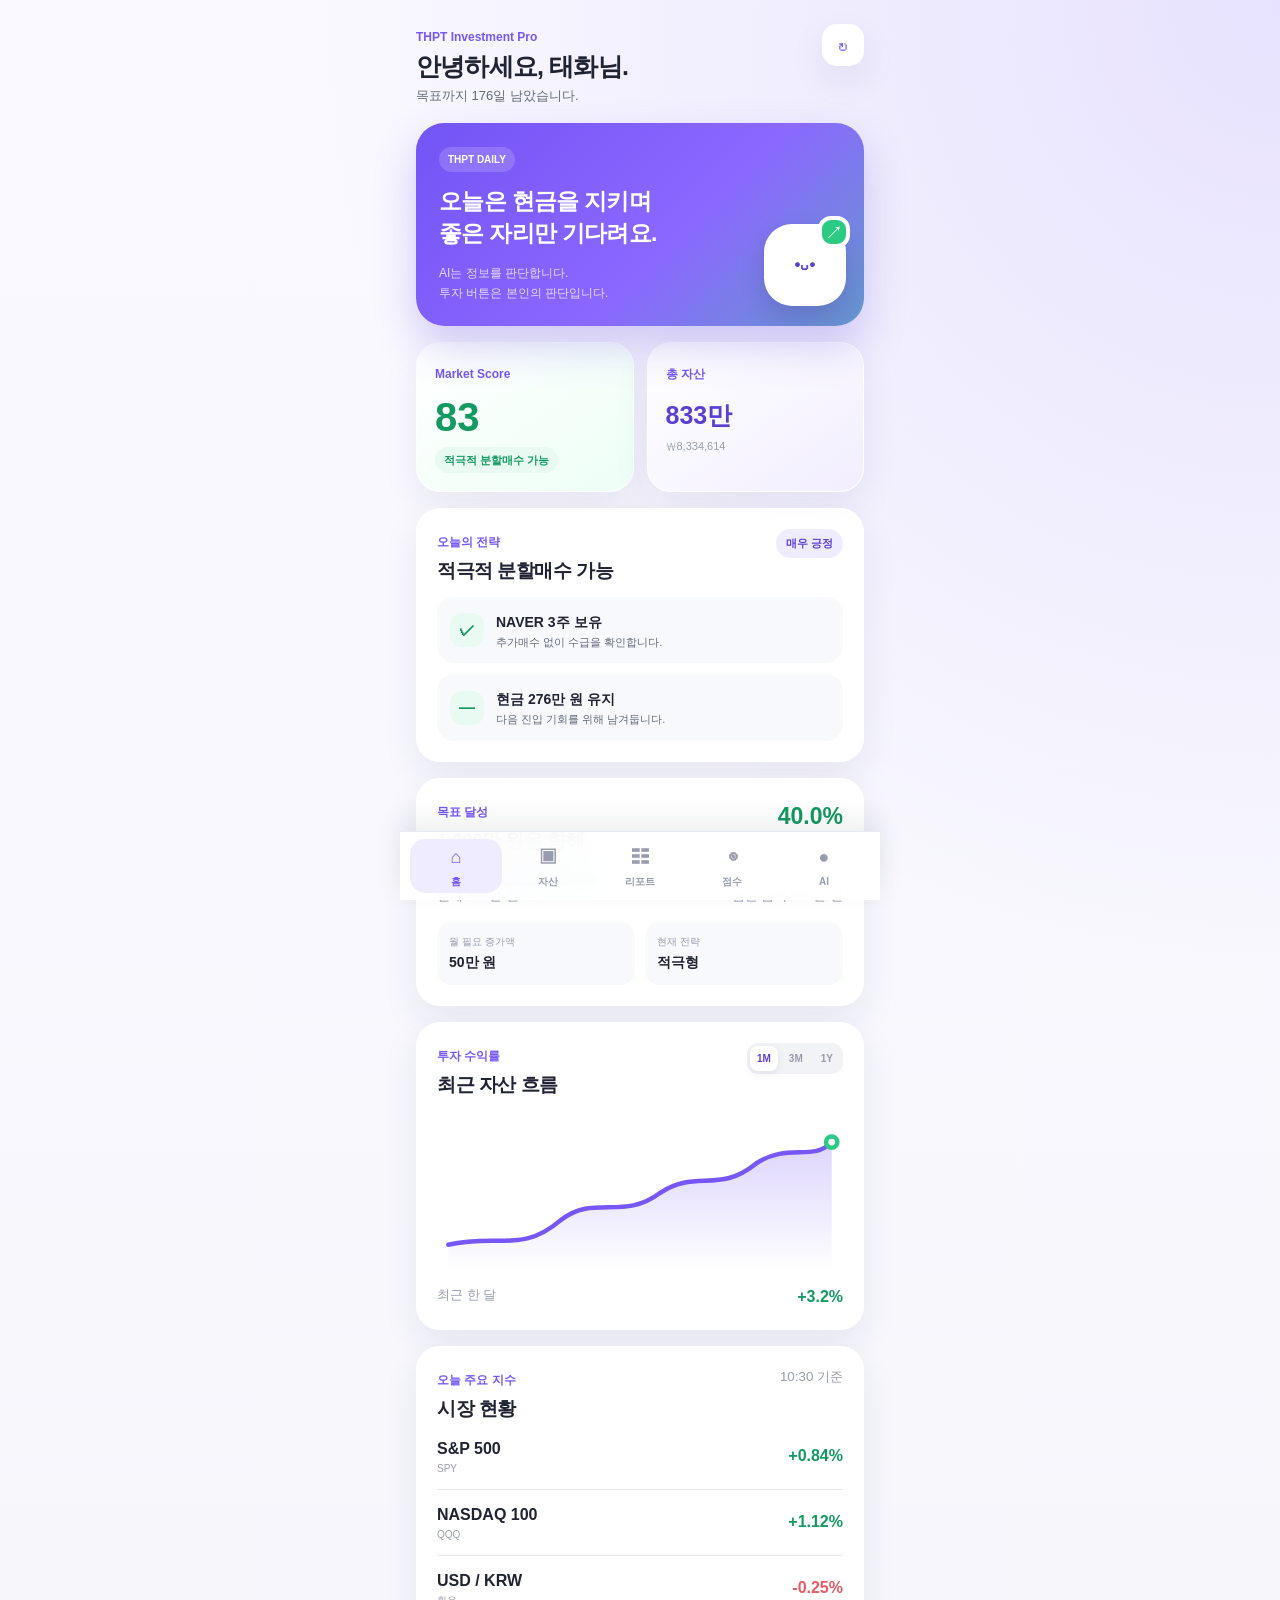
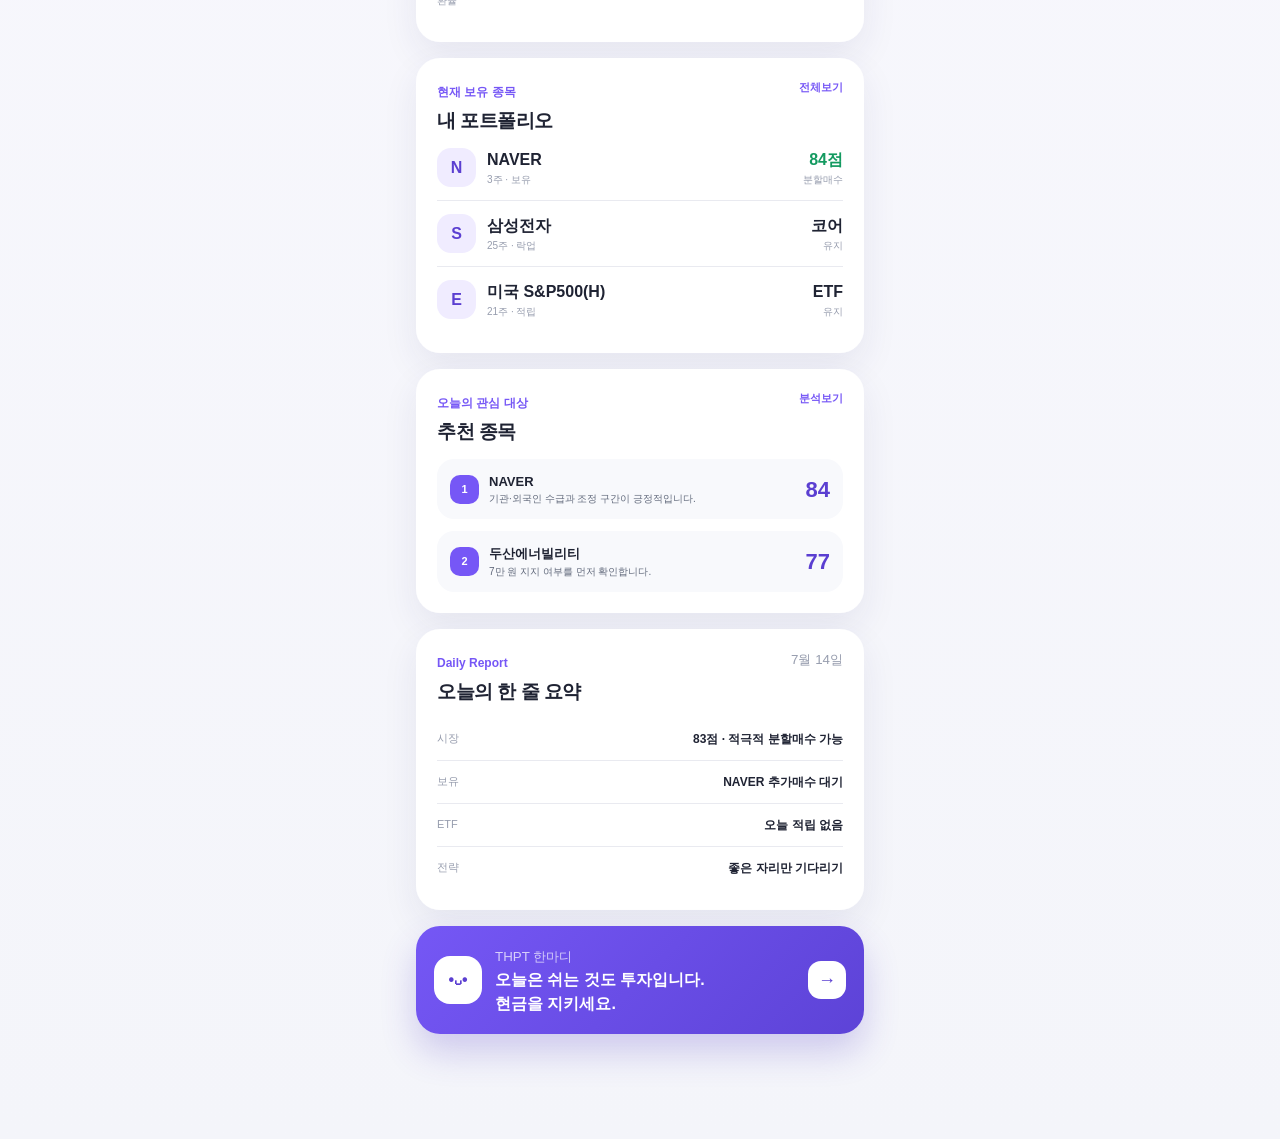
<file: index.html>
<!doctype html>
<html lang="ko">
<head>
  <meta charset="utf-8">
  <meta name="viewport" content="width=device-width,initial-scale=1">
  <title>THPT Investment Pro</title>
  <link rel="stylesheet" href="css/style.css">
</head>
<body>
<div class="app">
  <header class="top">
    <div><small>THPT Investment Pro</small><h1>안녕하세요, 태화님.</h1><p>목표까지 176일 남았습니다.</p></div>
    <button class="refresh">↻</button>
  </header>

  <main>
    <section class="hero">
      <div><span>THPT DAILY</span><h2>오늘은 현금을 지키며<br>좋은 자리만 기다려요.</h2><p>AI는 정보를 판단합니다.<br>투자 버튼은 본인의 판단입니다.</p></div>
      <div class="bot"><b>•ᴗ•</b><i>↗</i></div>
    </section>

    <section class="grid">
      <article class="mini market"><label>Market Score</label><strong>54</strong><em>현금 유지</em></article>
      <article class="mini asset"><label>총 자산</label><strong>833만</strong><em>₩8,334,614</em></article>
    </section>

    <section class="card">
      <div class="head"><div><label>오늘의 전략</label><h3>관망 중심 · 추가매수 대기</h3></div><span class="pill">안정형</span></div>
      <div class="action"><b>✓</b><div><strong>NAVER 3주 보유</strong><p>추가매수 없이 수급을 확인합니다.</p></div></div>
      <div class="action"><b>―</b><div><strong>현금 276만 원 유지</strong><p>다음 진입 기회를 위해 남겨둡니다.</p></div></div>
    </section>

   <section class="card">
  <div class="head">
    <div>
      <label>목표 달성</label>
      <h3>1,000만 원을 향해</h3>
    </div>

    <strong
      class="percent"
      id="goal-progress"
    >
      83.3%
    </strong>
  </div>

  <div class="track">
    <span id="goal-progress-bar"></span>
  </div>

  <div class="between muted">
    <small id="current-asset-text">
      현재 400만 원
    </small>

    <small id="remaining-amount-text">
      남은 금액 600만 원
    </small>
  </div>

  <div class="goalgrid">
    <div>
      <small>월 필요 증가액</small>
      <b id="monthly-required">
        50만 원
      </b>
    </div>

    <div>
      <small>현재 전략</small>
      <b id="strategy-type">
        적극형
      </b>
    </div>
  </div>
</section>

    <section class="card">
      <div class="head"><div><label>투자 수익률</label><h3>최근 자산 흐름</h3></div><div class="range"><button class="on">1M</button><button>3M</button><button>1Y</button></div></div>
      <svg class="chart" viewBox="0 0 360 145">
        <defs><linearGradient id="fill" x1="0" y1="0" x2="0" y2="1"><stop offset="0" stop-color="#7657f6" stop-opacity=".25"/><stop offset="1" stop-color="#7657f6" stop-opacity="0"/></linearGradient></defs>
        <path class="area" d="M10 115 C55 105 75 123 110 93 C140 70 165 94 198 69 C230 48 250 70 283 43 C312 24 333 42 350 24 L350 140 L10 140Z"/>
        <path class="line" d="M10 115 C55 105 75 123 110 93 C140 70 165 94 198 69 C230 48 250 70 283 43 C312 24 333 42 350 24"/>
        <circle cx="350" cy="24" r="5"/>
      </svg>
      <div class="between muted"><small>최근 한 달</small><b class="up">+3.2%</b></div>
    </section>

    <section class="card">
      <div class="head"><div><label>오늘 주요 지수</label><h3>시장 현황</h3></div><small class="muted">10:30 기준</small></div>
      <div class="index"><span><b>S&amp;P 500</b><small>SPY</small></span><strong class="up">+0.84%</strong></div>
      <div class="index"><span><b>NASDAQ 100</b><small>QQQ</small></span><strong class="up">+1.12%</strong></div>
      <div class="index"><span><b>USD / KRW</b><small>환율</small></span><strong class="down">-0.25%</strong></div>
    </section>

    <section class="card">
      <div class="head"><div><label>현재 보유 종목</label><h3>내 포트폴리오</h3></div><button class="link">전체보기</button></div>
      <div class="stock"><i>N</i><span><b>NAVER</b><small>3주 · 보유</small></span><em><b class="up">84점</b><small>분할매수</small></em></div>
      <div class="stock"><i>S</i><span><b>삼성전자</b><small>25주 · 락업</small></span><em><b>코어</b><small>유지</small></em></div>
      <div class="stock"><i>E</i><span><b>미국 S&amp;P500(H)</b><small>21주 · 적립</small></span><em><b>ETF</b><small>유지</small></em></div>
    </section>

    <section class="card">
      <div class="head"><div><label>오늘의 관심 대상</label><h3>추천 종목</h3></div><button class="link">분석보기</button></div>
      <div class="recommend"><b>1</b><span><strong>NAVER</strong><small>기관·외국인 수급과 조정 구간이 긍정적입니다.</small></span><em>84</em></div>
      <div class="recommend"><b>2</b><span><strong>두산에너빌리티</strong><small>7만 원 지지 여부를 먼저 확인합니다.</small></span><em>77</em></div>
    </section>

    <section class="card">
      <div class="head"><div><label>Daily Report</label><h3>오늘의 한 줄 요약</h3></div><small class="muted">7월 14일</small></div>
      <ul class="report"><li><span>시장</span><b>54점 · 현금 유지</b></li><li><span>보유</span><b>NAVER 추가매수 대기</b></li><li><span>ETF</span><b>오늘 적립 없음</b></li><li><span>전략</span><b>좋은 자리만 기다리기</b></li></ul>
    </section>

    <section class="ai">
      <div class="face">•ᴗ•</div><div><small>THPT 한마디</small><h3>오늘은 쉬는 것도 투자입니다.<br>현금을 지키세요.</h3></div><button>→</button>
    </section>
  </main>

<nav>
  <a class="active" href="./index.html">
    <b>⌂</b>
    <span>홈</span>
  </a>

  <a href="./portfolio.html">
    <b>▣</b>
    <span>자산</span>
  </a>

  <a href="./report.html">
    <b>☷</b>
    <span>리포트</span>
  </a>

  <a href="./score.html">
    <b>◉</b>
    <span>점수</span>
  </a>

  <a href="./chat.html">
    <b>●</b>
    <span>AI</span>
  </a>
</nav>

</div>

<script src="js/data.js"></script>
<script src="js/rules.js"></script>
<script src="js/engine.js"></script>

<script>
runCoreEngine();
</script>

</body>
</html>
</file>
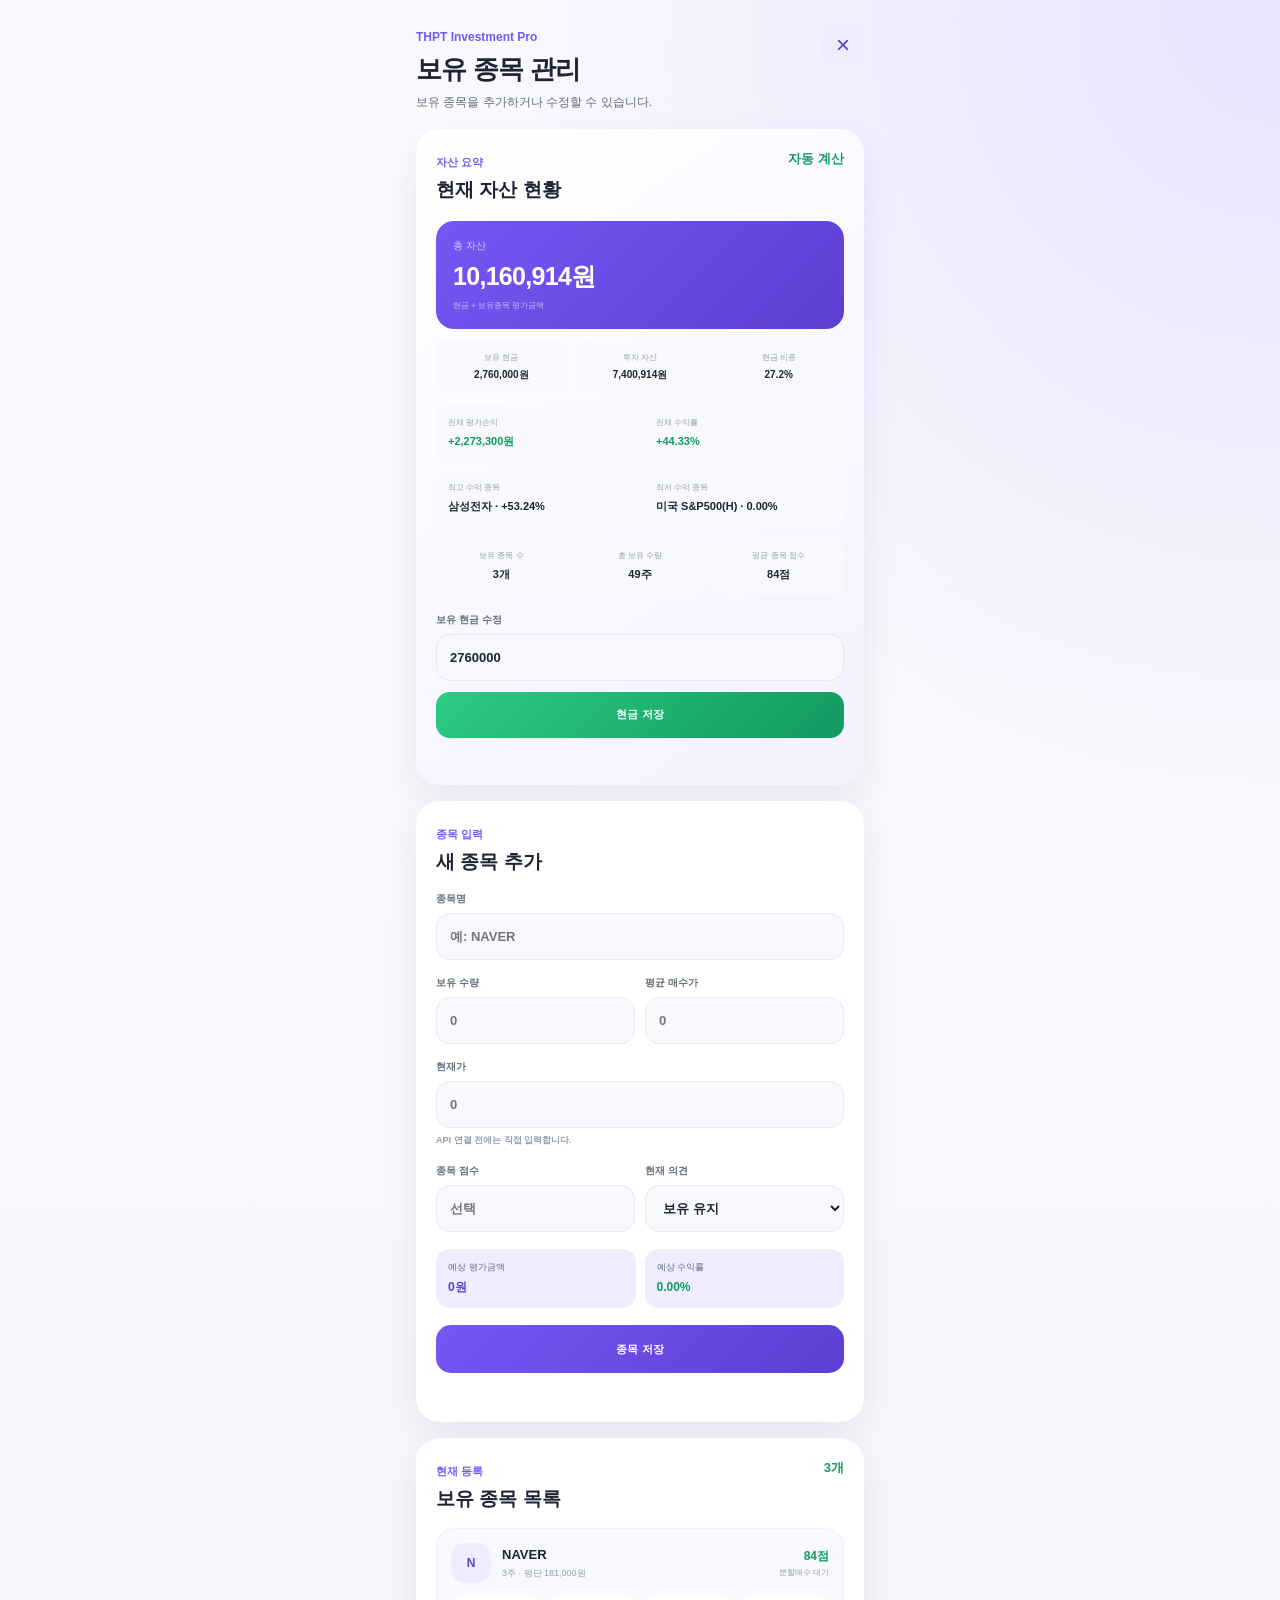
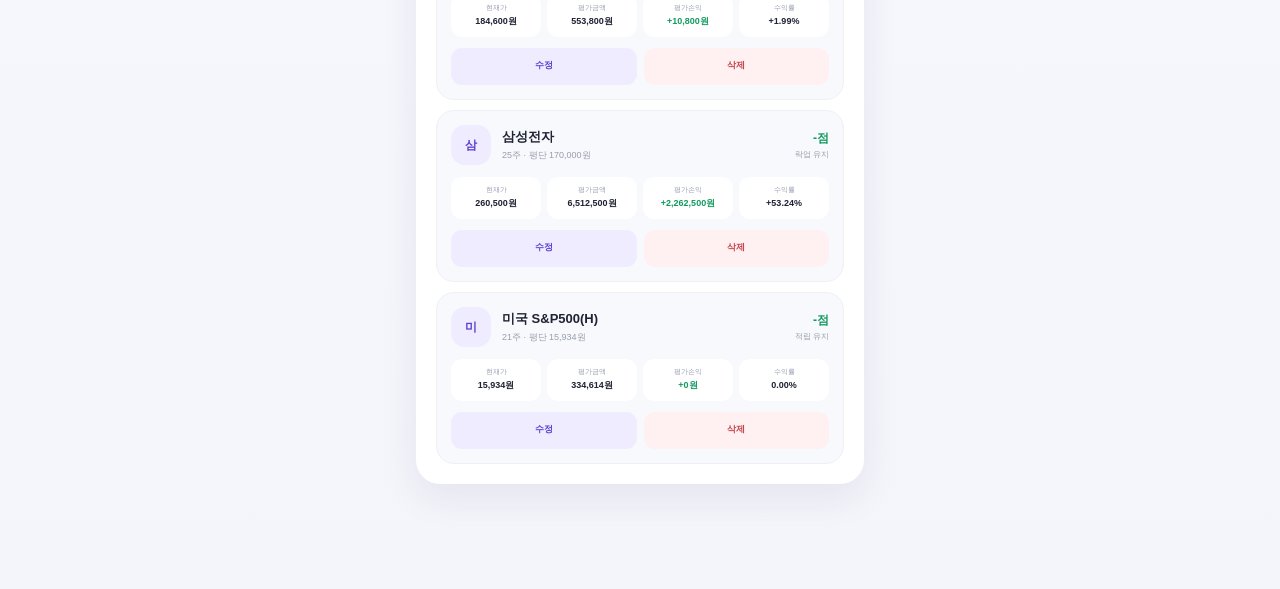
<file: holdings.html>
<!DOCTYPE html>
<html lang="ko">
<head>
    <meta charset="UTF-8">

    <meta
        name="viewport"
        content="width=device-width, initial-scale=1.0"
    >

    <title>보유 종목 관리 | THPT Investment Pro</title>

    <link
        rel="stylesheet"
        href="css/style.css"
    >

    <link
        rel="stylesheet"
        href="css/holdings.css"
    >
</head>

<body>

<div class="app holdings-app">

    <header class="holdings-header">

        <div>
            <small>THPT Investment Pro</small>

            <h1>보유 종목 관리</h1>

            <p>
                보유 종목을 추가하거나 수정할 수 있습니다.
            </p>
        </div>

        <a
            class="close-button"
            href="./portfolio.html"
        >
            ×
        </a>

    </header>


    <main class="holdings-main">
<section class="holdings-card asset-summary-card">

    <div class="holdings-title">

        <div>
            <span>자산 요약</span>
            <h2>현재 자산 현황</h2>
        </div>

        <strong id="asset-summary-status">
            자동 계산
        </strong>

    </div>

    <div class="asset-summary-main">

        <div>
            <span>총 자산</span>

            <strong id="asset-total">
                0원
            </strong>

            <small>
                현금 + 보유종목 평가금액
            </small>
        </div>

    </div>

    <div class="asset-summary-grid">

    <div>
        <span>보유 현금</span>

        <strong id="asset-cash">
            0원
        </strong>
    </div>

    <div>
        <span>투자 자산</span>

        <strong id="asset-invested">
            0원
        </strong>
    </div>

    <div>
        <span>현금 비중</span>

        <strong id="asset-cash-ratio">
            0.0%
        </strong>
    </div>

</div>


<div class="portfolio-performance-grid">

    <div>
        <span>전체 평가손익</span>
        <strong id="portfolio-total-profit">0원</strong>
    </div>

    <div>
        <span>전체 수익률</span>
        <strong id="portfolio-total-profit-rate">0.00%</strong>
    </div>

    <div>
        <span>최고 수익 종목</span>
        <strong id="portfolio-best-holding">-</strong>
    </div>

    <div>
        <span>최저 수익 종목</span>
        <strong id="portfolio-worst-holding">-</strong>
    </div>

</div>


<div class="portfolio-stats-grid">

    <div>
        <span>보유 종목 수</span>
        <strong id="portfolio-holding-count">0개</strong>
    </div>

    <div>
        <span>총 보유 수량</span>
        <strong id="portfolio-total-quantity">0주</strong>
    </div>

    <div>
        <span>평균 종목 점수</span>
        <strong id="portfolio-average-score">0점</strong>
    </div>


    </div>

    <label class="input-group cash-edit-group">

        <span>보유 현금 수정</span>

        <input
            id="asset-cash-input"
            type="number"
            min="0"
            step="10000"
            placeholder="보유 현금을 입력하세요"
        >

    </label>

    <button
        class="save-cash-button"
        id="save-cash"
        type="button"
    >
        현금 저장
    </button>

    <p
        class="cash-message"
        id="cash-message"
    ></p>

</section>

        <!-- 종목 입력 폼 -->

        <section class="holdings-card">

            <div class="holdings-title">

                <div>
                    <span>종목 입력</span>

                    <h2 id="form-title">
                        새 종목 추가
                    </h2>
                </div>

                <button
                    class="cancel-edit-button"
                    id="cancel-edit"
                    type="button"
                    hidden
                >
                    수정 취소
                </button>

            </div>


            <input
                id="editing-index"
                type="hidden"
                value=""
            >


            <label class="input-group">

                <span>종목명</span>

                <input
                    id="holding-name"
                    type="text"
                    placeholder="예: NAVER"
                >

            </label>


            <div class="input-row">

                <label class="input-group">

                    <span>보유 수량</span>

                    <input
                        id="holding-quantity"
                        type="number"
                        min="0"
                        step="1"
                        placeholder="0"
                    >

                </label>


                <label class="input-group">

                    <span>평균 매수가</span>

                    <input
                        id="holding-average-price"
                        type="number"
                        min="0"
                        step="1"
                        placeholder="0"
                    >

                </label>

            </div>


            <label class="input-group">

                <span>현재가</span>

                <input
                    id="holding-current-price"
                    type="number"
                    min="0"
                    step="1"
                    placeholder="0"
                >

                <small>
                    API 연결 전에는 직접 입력합니다.
                </small>

            </label>


            <div class="input-row">

                <label class="input-group">

                    <span>종목 점수</span>

                    <input
                        id="holding-score"
                        type="number"
                        min="0"
                        max="100"
                        placeholder="선택"
                    >

                </label>


                <label class="input-group">

                    <span>현재 의견</span>

                    <select id="holding-status">

                        <option value="보유 유지">
                            보유 유지
                        </option>

                        <option value="분할매수">
                            분할매수
                        </option>

                        <option value="분할매수 대기">
                            분할매수 대기
                        </option>

                        <option value="관망">
                            관망
                        </option>

                        <option value="적립 유지">
                            적립 유지
                        </option>

                        <option value="락업 유지">
                            락업 유지
                        </option>

                        <option value="매도 검토">
                            매도 검토
                        </option>

                    </select>

                </label>

            </div>


            <div class="form-preview">

                <div>
                    <span>예상 평가금액</span>

                    <strong id="preview-evaluation">
                        0원
                    </strong>
                </div>

                <div>
                    <span>예상 수익률</span>

                    <strong id="preview-profit">
                        0.00%
                    </strong>
                </div>

            </div>


            <button
                class="save-holding-button"
                id="save-holding"
                type="button"
            >
                종목 저장
            </button>


            <p
                class="holding-message"
                id="holding-message"
            ></p>

        </section>


        <!-- 보유 종목 목록 -->

        <section class="holdings-card">

            <div class="holdings-title">

                <div>
                    <span>현재 등록</span>

                    <h2>
                        보유 종목 목록
                    </h2>
                </div>

                <strong id="holding-count">
                    0개
                </strong>

            </div>


            <div
                class="holdings-list"
                id="holdings-list"
            ></div>

        </section>

    </main>

</div>


<script src="js/data.js"></script>
<script src="js/engine.js"></script>
<script src="js/holdings.js"></script>

</body>
</html>
</file>
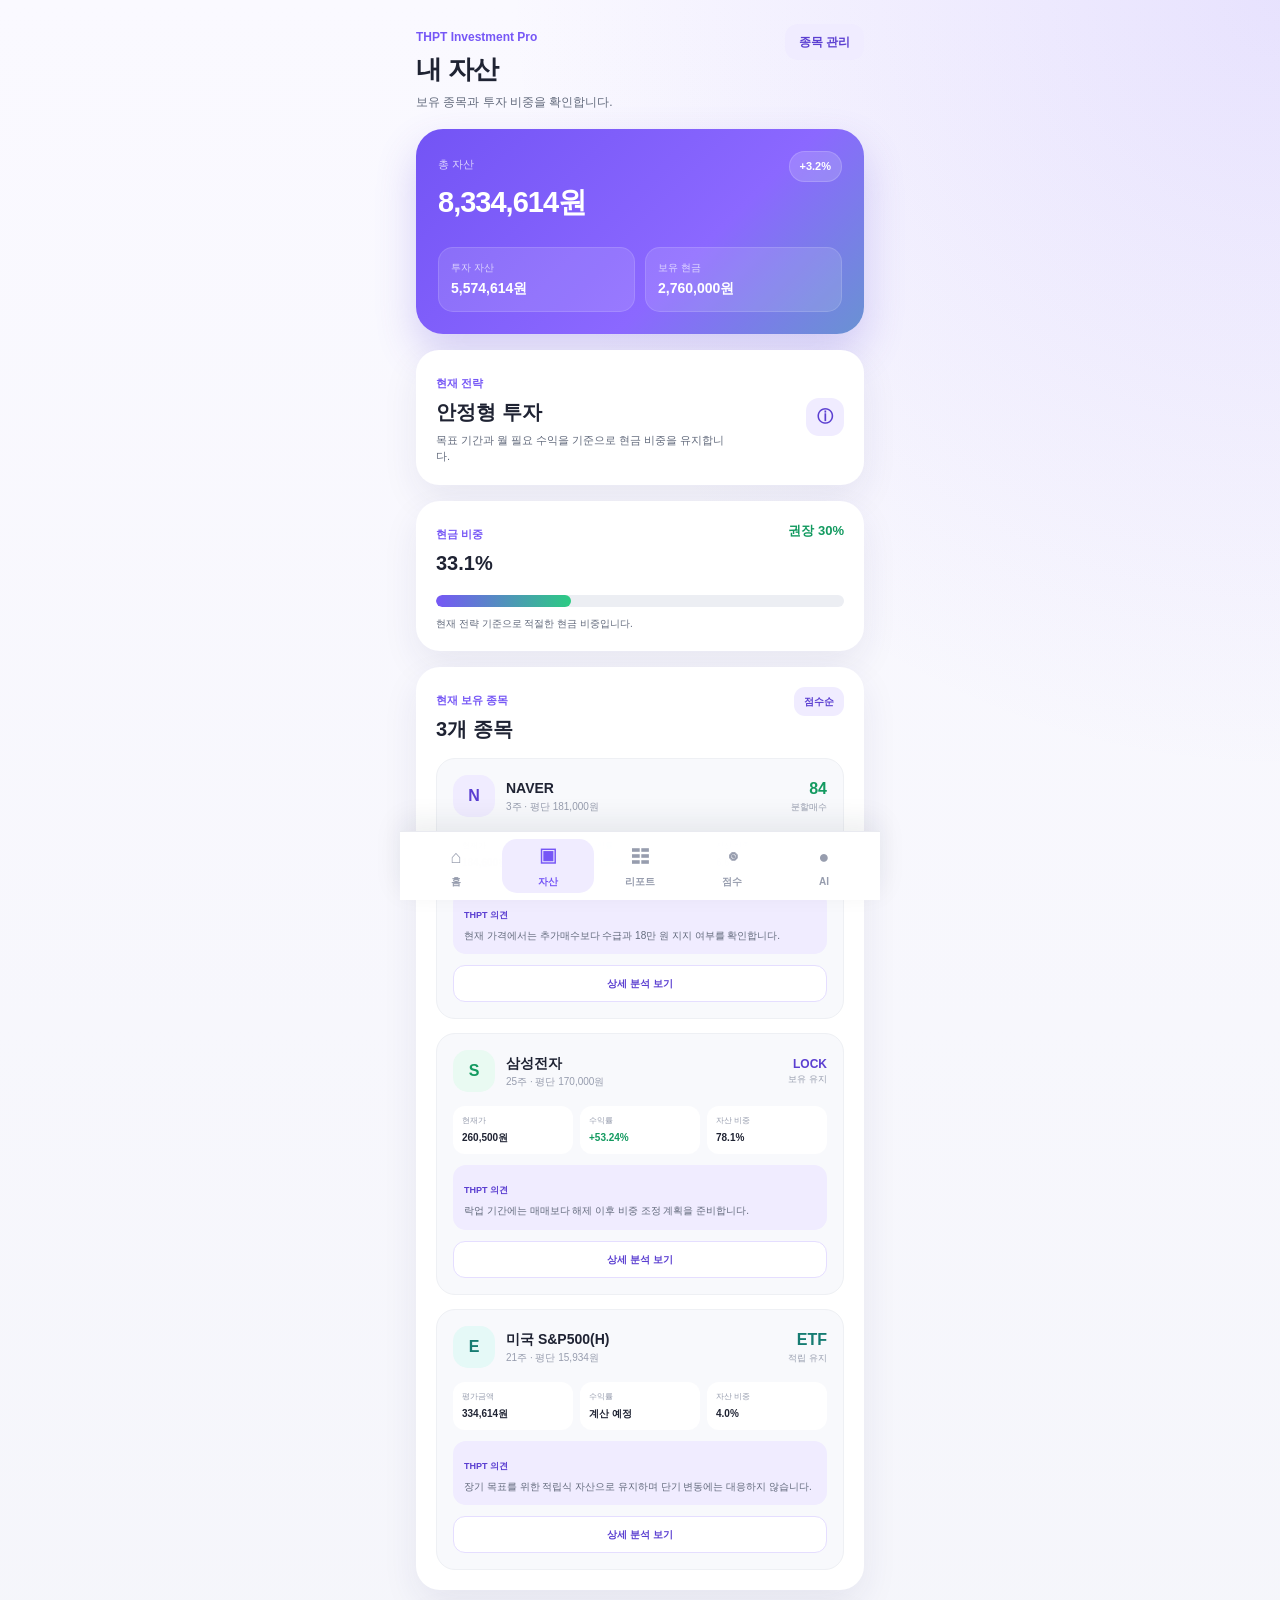
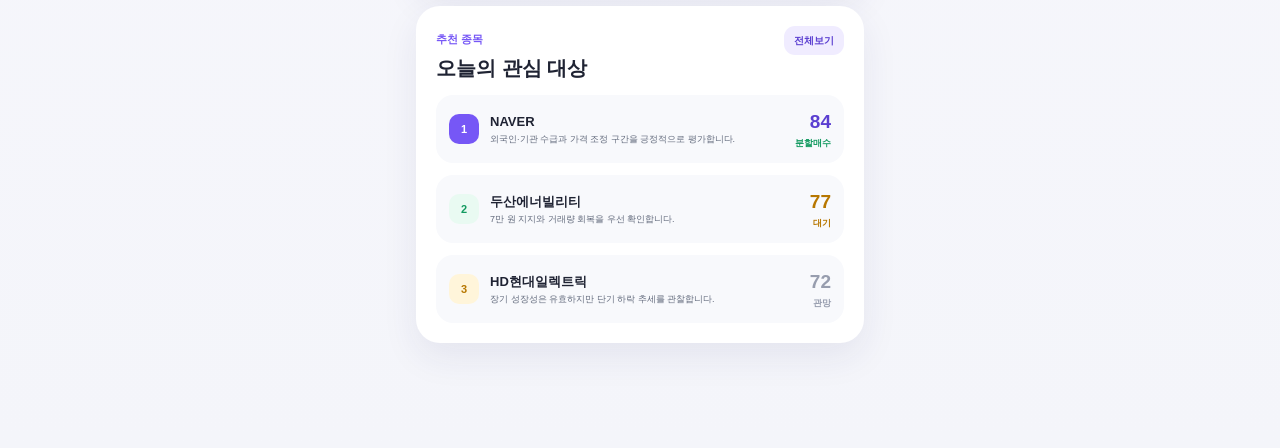
<file: portfolio.html>
<!DOCTYPE html>
<html lang="ko">
<head>
    <meta charset="UTF-8">
    <meta name="viewport" content="width=device-width, initial-scale=1.0">

    <title>자산 | THPT Investment Pro</title>

    <link rel="stylesheet" href="css/style.css">
    <link rel="stylesheet" href="css/portfolio.css">
</head>

<body>

<div class="app portfolio-app">

    <header class="portfolio-header">
        <div>
            <small>THPT Investment Pro</small>
            <h1>내 자산</h1>
            <p>보유 종목과 투자 비중을 확인합니다.</p>
        </div>

        <a class="edit-button" href="./holdings.html">
    종목 관리
</a>
    </header>


    <main class="portfolio-main">

        <section class="portfolio-summary">

            <div class="summary-top">
                <div>
                    <span>총 자산</span>
                    <strong>8,334,614원</strong>
                </div>

                <span class="profit-chip">
                    +3.2%
                </span>
            </div>

            <div class="asset-breakdown">

                <div>
                    <span>투자 자산</span>
                    <strong>5,574,614원</strong>
                </div>

                <div>
                    <span>보유 현금</span>
                    <strong>2,760,000원</strong>
                </div>

            </div>

        </section>


        <section class="strategy-summary">

            <div>
                <span class="portfolio-label">
                    현재 전략
                </span>

                <h2>안정형 투자</h2>

                <p>
                    목표 기간과 월 필요 수익을 기준으로
                    현금 비중을 유지합니다.
                </p>
            </div>

            <button class="info-button" type="button">
                ⓘ
            </button>

        </section>


        <section class="cash-ratio-card">

            <div class="portfolio-section-title">
                <div>
                    <span>현금 비중</span>
                    <h2>33.1%</h2>
                </div>

                <strong>권장 30%</strong>
            </div>

            <div class="cash-progress">
                <span></span>
            </div>

            <p>
                현재 전략 기준으로 적절한 현금 비중입니다.
            </p>

        </section>


        <section class="portfolio-card">

            <div class="portfolio-section-title">
                <div>
                    <span>현재 보유 종목</span>
                    <h2>3개 종목</h2>
                </div>

                <button class="sort-button" type="button">
                    점수순
                </button>
            </div>


            <article class="holding-card">

                <div class="holding-top">

                    <div class="holding-identity">
                        <div class="holding-logo naver">
                            N
                        </div>

                        <div>
                            <h3>NAVER</h3>
                            <p>3주 · 평단 181,000원</p>
                        </div>
                    </div>

                    <div class="holding-score positive-score">
                        <strong>84</strong>
                        <span>분할매수</span>
                    </div>

                </div>

                <div class="holding-numbers">

                    <div>
                        <span>현재가</span>
                        <strong>184,600원</strong>
                    </div>

                    <div>
                        <span>수익률</span>
                        <strong class="positive-text">+1.99%</strong>
                    </div>

                    <div>
                        <span>자산 비중</span>
                        <strong>6.6%</strong>
                    </div>

                </div>

                <div class="holding-opinion">
                    <span>THPT 의견</span>
                    <p>
                        현재 가격에서는 추가매수보다
                        수급과 18만 원 지지 여부를 확인합니다.
                    </p>
                </div>

                <button class="detail-button" type="button">
                    상세 분석 보기
                </button>

            </article>


            <article class="holding-card">

                <div class="holding-top">

                    <div class="holding-identity">
                        <div class="holding-logo samsung">
                            S
                        </div>

                        <div>
                            <h3>삼성전자</h3>
                            <p>25주 · 평단 170,000원</p>
                        </div>
                    </div>

                    <div class="holding-score neutral-score">
                        <strong>LOCK</strong>
                        <span>보유 유지</span>
                    </div>

                </div>

                <div class="holding-numbers">

                    <div>
                        <span>현재가</span>
                        <strong>260,500원</strong>
                    </div>

                    <div>
                        <span>수익률</span>
                        <strong class="positive-text">+53.24%</strong>
                    </div>

                    <div>
                        <span>자산 비중</span>
                        <strong>78.1%</strong>
                    </div>

                </div>

                <div class="holding-opinion">
                    <span>THPT 의견</span>
                    <p>
                        락업 기간에는 매매보다 해제 이후
                        비중 조정 계획을 준비합니다.
                    </p>
                </div>

                <button class="detail-button" type="button">
                    상세 분석 보기
                </button>

            </article>


            <article class="holding-card">

                <div class="holding-top">

                    <div class="holding-identity">
                        <div class="holding-logo etf">
                            E
                        </div>

                        <div>
                            <h3>미국 S&amp;P500(H)</h3>
                            <p>21주 · 평단 15,934원</p>
                        </div>
                    </div>

                    <div class="holding-score etf-score">
                        <strong>ETF</strong>
                        <span>적립 유지</span>
                    </div>

                </div>

                <div class="holding-numbers">

                    <div>
                        <span>평가금액</span>
                        <strong>334,614원</strong>
                    </div>

                    <div>
                        <span>수익률</span>
                        <strong>계산 예정</strong>
                    </div>

                    <div>
                        <span>자산 비중</span>
                        <strong>4.0%</strong>
                    </div>

                </div>

                <div class="holding-opinion">
                    <span>THPT 의견</span>
                    <p>
                        장기 목표를 위한 적립식 자산으로 유지하며
                        단기 변동에는 대응하지 않습니다.
                    </p>
                </div>

                <button class="detail-button" type="button">
                    상세 분석 보기
                </button>

            </article>

        </section>


        <section class="portfolio-card">

            <div class="portfolio-section-title">
                <div>
                    <span>추천 종목</span>
                    <h2>오늘의 관심 대상</h2>
                </div>

                <button class="sort-button" type="button">
                    전체보기
                </button>
            </div>


            <article class="candidate-card">

                <div class="candidate-rank">
                    1
                </div>

                <div class="candidate-content">
                    <h3>NAVER</h3>
                    <p>
                        외국인·기관 수급과 가격 조정 구간을
                        긍정적으로 평가합니다.
                    </p>
                </div>

                <div class="candidate-result">
                    <strong>84</strong>
                    <span>분할매수</span>
                </div>

            </article>


            <article class="candidate-card">

                <div class="candidate-rank second">
                    2
                </div>

                <div class="candidate-content">
                    <h3>두산에너빌리티</h3>
                    <p>
                        7만 원 지지와 거래량 회복을
                        우선 확인합니다.
                    </p>
                </div>

                <div class="candidate-result wait">
                    <strong>77</strong>
                    <span>대기</span>
                </div>

            </article>


            <article class="candidate-card">

                <div class="candidate-rank third">
                    3
                </div>

                <div class="candidate-content">
                    <h3>HD현대일렉트릭</h3>
                    <p>
                        장기 성장성은 유효하지만
                        단기 하락 추세를 관찰합니다.
                    </p>
                </div>

                <div class="candidate-result observe">
                    <strong>72</strong>
                    <span>관망</span>
                </div>

            </article>

        </section>

    </main>


    <nav>
        <a href="index.html">
            <b>⌂</b>
            <span>홈</span>
        </a>

        <a class="active" href="portfolio.html">
            <b>▣</b>
            <span>자산</span>
        </a>

        <a href="#">
            <b>☷</b>
            <span>리포트</span>
        </a>

        <a href="#">
            <b>◉</b>
            <span>점수</span>
        </a>

        <a href="#">
            <b>●</b>
            <span>AI</span>
        </a>
    </nav>

</div>
<script src="js/data.js"></script>
<script src="js/engine.js"></script>
<script src="js/holdings.js"></script>

<script>
runCoreEngine();
</script>

</body>
</html>
</file>
<file: css/style.css>
/* =========================================================
   THPT Investment Pro
   Home UI v1
========================================================= */


/* =========================================================
   1. Color System
========================================================= */

:root {
    --purple: #7657f6;
    --purple-dark: #5b3fd1;
    --purple-soft: #f0ecff;

    --green: #2ccb83;
    --green-dark: #139a60;
    --green-soft: #e9faf2;

    --background: #f4f5fa;
    --white: #ffffff;

    --text: #1f2333;
    --text-soft: #626a7c;
    --muted: #979dae;

    --line: #e9eaf0;
    --red: #e85b63;

    --shadow:
        0 14px 36px
        rgba(43, 34, 99, 0.08);
}


/* =========================================================
   2. Reset
========================================================= */

* {
    box-sizing: border-box;
    margin: 0;
    padding: 0;
}

html {
    scroll-behavior: smooth;
}

body {
    min-height: 100vh;

    color: var(--text);

    background:
        radial-gradient(
            circle at top right,
            rgba(118, 87, 246, 0.14),
            transparent 32%
        ),
        linear-gradient(
            180deg,
            #faf9ff 0%,
            var(--background) 100%
        );

    font-family:
        Pretendard,
        "Noto Sans KR",
        -apple-system,
        BlinkMacSystemFont,
        "Segoe UI",
        sans-serif;

    line-height: 1.5;
}

button {
    font: inherit;
}


/* =========================================================
   3. Main Layout
========================================================= */

.app {
    width: 100%;
    max-width: 480px;
    min-height: 100vh;

    margin: 0 auto;

    padding:
        24px
        16px
        105px;
}

main {
    display: flex;
    flex-direction: column;
    gap: 16px;
}


/* =========================================================
   4. Top Header
========================================================= */

.top {
    display: flex;
    justify-content: space-between;
    align-items: flex-start;

    gap: 15px;

    margin-bottom: 18px;
}

.top small,
label {
    color: var(--purple);

    font-size: 12px;
    font-weight: 850;
}

.top h1 {
    font-size: 25px;
    letter-spacing: -0.8px;
}

.top p {
    color: var(--text-soft);

    font-size: 13px;
}

.refresh {
    width: 42px;
    height: 42px;

    color: var(--purple);
    background: var(--white);

    border: none;
    border-radius: 15px;

    box-shadow: var(--shadow);

    font-size: 20px;

    cursor: pointer;
}


/* =========================================================
   5. Hero Card
========================================================= */

.hero {
    position: relative;

    display: flex;

    min-height: 185px;

    padding: 23px;

    overflow: hidden;

    color: var(--white);

    background:
        linear-gradient(
            135deg,
            #7354f5 0%,
            #8b68ff 58%,
            #37d092 150%
        );

    border-radius: 28px;

    box-shadow:
        0 20px 42px
        rgba(97, 70, 218, 0.25);
}

.hero span {
    display: inline-flex;

    padding: 5px 9px;

    background:
        rgba(255, 255, 255, 0.16);

    border-radius: 999px;

    font-size: 10px;
    font-weight: 850;
}

.hero h2 {
    margin-top: 14px;

    font-size: 23px;
    line-height: 1.38;
    letter-spacing: -0.7px;
}

.hero p {
    margin-top: 15px;

    color:
        rgba(255, 255, 255, 0.78);

    font-size: 12px;
    line-height: 1.6;
}


/* =========================================================
   6. THPT Character
========================================================= */

.bot {
    position: absolute;

    right: 18px;
    bottom: 20px;

    display: grid;
    place-items: center;

    width: 82px;
    height: 82px;

    color: var(--purple-dark);
    background: var(--white);

    border-radius: 28px;

    box-shadow:
        0 12px 24px
        rgba(42, 30, 96, 0.18);
}

.bot b {
    font-size: 17px;
}

.bot i {
    position: absolute;

    right: -4px;
    top: -8px;

    display: grid;
    place-items: center;

    width: 32px;
    height: 32px;

    color: var(--white);
    background: var(--green);

    border:
        4px solid
        var(--white);

    border-radius: 13px;

    font-style: normal;
    font-size: 18px;
}


/* =========================================================
   7. Summary Grid
========================================================= */

.grid {
    display: grid;
    grid-template-columns: 1fr 1fr;

    gap: 13px;
}


/* =========================================================
   8. General Cards
========================================================= */

.mini,
.card {
    background:
        rgba(255, 255, 255, 0.95);

    border:
        1px solid
        rgba(255, 255, 255, 0.9);

    border-radius: 24px;

    box-shadow: var(--shadow);
}

.mini {
    padding: 18px;
}

.card {
    padding: 20px;
}


/* =========================================================
   9. Market Score Card
========================================================= */

.market {
    background:
        linear-gradient(
            145deg,
            #ffffff,
            #edfff6
        );
}

.market strong {
    display: block;

    margin-top: 12px;

    color: var(--green-dark);

    font-size: 40px;
    line-height: 1;
}

.market em {
    display: inline-flex;

    margin-top: 10px;
    padding: 5px 9px;

    color: var(--green-dark);
    background: var(--green-soft);

    border-radius: 999px;

    font-style: normal;
    font-size: 11px;
    font-weight: 850;
}


/* =========================================================
   10. Asset Card
========================================================= */

.asset {
    background:
        linear-gradient(
            145deg,
            #ffffff,
            #f2eeff
        );
}

.asset strong {
    display: block;

    margin-top: 18px;

    color: var(--purple-dark);

    font-size: 25px;
    line-height: 1;
}

.asset em {
    display: block;

    margin-top: 10px;

    color: var(--muted);

    font-style: normal;
    font-size: 11px;
}


/* =========================================================
   11. Card Headings
========================================================= */

.head,
.between {
    display: flex;
    justify-content: space-between;
    align-items: flex-start;

    gap: 12px;
}

.head h3 {
    margin-top: 4px;

    font-size: 19px;
    letter-spacing: -0.5px;
}

.pill {
    padding: 6px 10px;

    color: var(--purple-dark);
    background: var(--purple-soft);

    border-radius: 999px;

    font-size: 11px;
    font-weight: 850;
}


/* =========================================================
   12. Strategy Items
========================================================= */

.action {
    display: flex;
    align-items: center;

    gap: 12px;

    margin-top: 11px;
    padding: 13px;

    background: #f8f9fc;

    border-radius: 17px;
}

.action > b {
    display: grid;
    place-items: center;

    flex: none;

    width: 34px;
    height: 34px;

    color: var(--green-dark);
    background: var(--green-soft);

    border-radius: 12px;
}

.action strong {
    font-size: 14px;
}

.action p {
    color: var(--text-soft);

    font-size: 11px;
}


/* =========================================================
   13. Goal Progress
========================================================= */

.percent {
    color: var(--green-dark);

    font-size: 23px;
}

.track {
    height: 13px;

    margin-top: 18px;

    overflow: hidden;

    background: #eceef3;

    border-radius: 999px;
}

.track span {
    display: block;

    width: 83.3%;
    height: 100%;

    background:
        linear-gradient(
            90deg,
            var(--purple),
            var(--green)
        );

    border-radius: inherit;
}

.muted {
    color: var(--muted);
}

.goalgrid {
    display: grid;
    grid-template-columns: 1fr 1fr;

    gap: 10px;

    margin-top: 16px;
}

.goalgrid div {
    padding: 12px;

    background: #f8f9fc;

    border-radius: 15px;
}

.goalgrid small,
.goalgrid b {
    display: block;
}

.goalgrid small {
    color: var(--muted);

    font-size: 10px;
}

.goalgrid b {
    margin-top: 3px;

    font-size: 14px;
}


/* =========================================================
   14. Range Buttons
========================================================= */

.range {
    display: flex;

    gap: 4px;

    padding: 3px;

    background: #f2f3f7;

    border-radius: 11px;
}

.range button {
    padding: 5px 7px;

    color: var(--muted);
    background: transparent;

    border: none;
    border-radius: 8px;

    font-size: 10px;
    font-weight: 800;

    cursor: pointer;
}

.range .on {
    color: var(--purple-dark);
    background: var(--white);

    box-shadow:
        0 3px 9px
        rgba(32, 35, 51, 0.08);
}


/* =========================================================
   15. Chart
========================================================= */

.chart {
    width: 100%;

    margin-top: 15px;
}

.area {
    fill: url("#fill");
}

.line {
    fill: none;

    stroke: var(--purple);
    stroke-width: 4;
    stroke-linecap: round;
}

.chart circle {
    fill: var(--white);

    stroke: var(--green);
    stroke-width: 4;
}

.up {
    color: var(--green-dark);
}

.down {
    color: var(--red);
}


/* =========================================================
   16. Index Rows
========================================================= */

.index,
.stock {
    display: flex;
    align-items: center;
    justify-content: space-between;

    padding: 13px 0;

    border-bottom:
        1px solid
        var(--line);
}

.index:last-child,
.stock:last-child {
    border-bottom: none;
}

.index span,
.stock span {
    display: flex;
    flex-direction: column;
}

.index small,
.stock small {
    color: var(--muted);

    font-size: 10px;
}


/* =========================================================
   17. Text Link Buttons
========================================================= */

.link {
    color: var(--purple);
    background: transparent;

    border: none;

    font-size: 11px;
    font-weight: 850;

    cursor: pointer;
}


/* =========================================================
   18. Stock Rows
========================================================= */

.stock {
    gap: 11px;
}

.stock i {
    display: grid;
    place-items: center;

    flex: none;

    width: 39px;
    height: 39px;

    color: var(--purple-dark);
    background: var(--purple-soft);

    border-radius: 14px;

    font-style: normal;
    font-weight: 900;
}

.stock span {
    flex: 1;
}

.stock em {
    text-align: right;

    font-style: normal;
}

.stock em b,
.stock em small {
    display: block;
}


/* =========================================================
   19. Recommendation Cards
========================================================= */

.recommend {
    display: flex;
    align-items: center;

    gap: 10px;

    margin-top: 12px;
    padding: 13px;

    background: #f8f9fc;

    border-radius: 17px;
}

.recommend > b {
    display: grid;
    place-items: center;

    flex: none;

    width: 29px;
    height: 29px;

    color: var(--white);
    background: var(--purple);

    border-radius: 10px;

    font-size: 11px;
}

.recommend span {
    flex: 1;
}

.recommend span > * {
    display: block;
}

.recommend strong {
    font-size: 13px;
}

.recommend small {
    color: var(--text-soft);

    font-size: 10px;
}

.recommend em {
    color: var(--purple-dark);

    font-style: normal;
    font-size: 22px;
    font-weight: 900;
}


/* =========================================================
   20. Daily Report
========================================================= */

.report {
    margin-top: 12px;

    list-style: none;
}

.report li {
    display: flex;
    justify-content: space-between;

    gap: 12px;

    padding: 12px 0;

    border-bottom:
        1px solid
        var(--line);
}

.report li:last-child {
    border-bottom: none;
}

.report span {
    color: var(--muted);

    font-size: 11px;
}

.report b {
    text-align: right;

    font-size: 12px;
}


/* =========================================================
   21. AI Card
========================================================= */

.ai {
    display: flex;
    align-items: center;

    gap: 13px;

    padding: 18px;

    color: var(--white);

    background:
        linear-gradient(
            135deg,
            #7557f5,
            #5d43d7
        );

    border-radius: 24px;

    box-shadow:
        0 18px 35px
        rgba(83, 61, 195, 0.24);
}

.face {
    display: grid;
    place-items: center;

    flex: none;

    width: 48px;
    height: 48px;

    color: var(--purple-dark);
    background: var(--white);

    border-radius: 16px;

    font-weight: 900;
}

.ai > div:nth-child(2) {
    flex: 1;
}

.ai small {
    color:
        rgba(255, 255, 255, 0.72);
}

.ai h3 {
    font-size: 16px;
}

.ai button {
    width: 38px;
    height: 38px;

    color: var(--purple-dark);
    background: var(--white);

    border: none;
    border-radius: 13px;

    font-size: 18px;

    cursor: pointer;
}


/* =========================================================
   22. Bottom Navigation
========================================================= */

nav {
    position: fixed;

    left: 50%;
    bottom: 0;

    z-index: 20;

    display: grid;
    grid-template-columns: repeat(5, 1fr);

    width: min(480px, 100%);

    padding:
        7px
        10px
        calc(
            7px +
            env(safe-area-inset-bottom)
        );

    background:
        rgba(255, 255, 255, 0.95);

    border-top:
        1px solid
        var(--line);

    box-shadow:
        0 -10px 28px
        rgba(31, 35, 51, 0.08);

    backdrop-filter: blur(18px);

    transform: translateX(-50%);
}

nav button {
    display: flex;
    flex-direction: column;
    align-items: center;
    justify-content: center;

    gap: 3px;

    min-height: 54px;

    color: var(--muted);
    background: transparent;

    border: none;
    border-radius: 15px;

    font-size: 10px;
    font-weight: 800;

    cursor: pointer;
}

nav button.active {
    color: var(--purple);
    background: var(--purple-soft);
}

nav b {
    font-size: 18px;
}


/* =========================================================
   23. Mobile Responsive
========================================================= */

@media (max-width: 390px) {

    .app {
        padding-left: 13px;
        padding-right: 13px;
    }

    .hero h2 {
        font-size: 21px;
    }

    .bot {
        right: 9px;

        transform: scale(0.88);
        transform-origin: right bottom;
    }

    .grid {
        gap: 10px;
    }

    .mini {
        padding: 15px;
    }

    .market strong {
        font-size: 37px;
    }

    .asset strong {
        font-size: 22px;
    }

}
nav a {
    display: flex;
    flex-direction: column;
    align-items: center;
    justify-content: center;

    gap: 3px;

    min-height: 54px;

    color: var(--muted);
    background: transparent;

    border-radius: 15px;

    text-decoration: none;

    font-size: 10px;
    font-weight: 800;
}

nav a.active {
    color: var(--purple);
    background: var(--purple-soft);
}

nav a b {
    font-size: 18px;
}
</file>
<file: css/holdings.css>
/* =========================================================
   THPT Investment Pro
   Holdings Manager
========================================================= */

.holdings-app {
    padding-top: 24px;
}

.holdings-header {
    display: flex;
    align-items: flex-start;
    justify-content: space-between;

    gap: 16px;

    margin-bottom: 18px;
}

.holdings-header small {
    color: var(--purple);

    font-size: 12px;
    font-weight: 850;
}

.holdings-header h1 {
    margin-top: 2px;

    font-size: 26px;
    letter-spacing: -0.8px;
}

.holdings-header p {
    margin-top: 4px;

    color: var(--text-soft);

    font-size: 12px;
}

.close-button {
    display: grid;
    place-items: center;

    width: 42px;
    height: 42px;

    color: var(--purple-dark);
    background: var(--purple-soft);

    border-radius: 15px;

    text-decoration: none;

    font-size: 24px;
}

.holdings-main {
    display: flex;
    flex-direction: column;

    gap: 16px;
}

.holdings-card {
    padding: 20px;

    background: var(--white);

    border-radius: 24px;

    box-shadow: var(--shadow);
}

.holdings-title {
    display: flex;
    align-items: flex-start;
    justify-content: space-between;

    gap: 12px;
}

.holdings-title span {
    color: var(--purple);

    font-size: 11px;
    font-weight: 850;
}

.holdings-title h2 {
    margin-top: 3px;

    font-size: 19px;
}

.holdings-title > strong {
    color: var(--green-dark);

    font-size: 13px;
}

.cancel-edit-button {
    padding: 7px 10px;

    color: var(--purple-dark);
    background: var(--purple-soft);

    border: none;
    border-radius: 11px;

    font-size: 10px;
    font-weight: 850;

    cursor: pointer;
}

.input-group {
    display: block;

    margin-top: 15px;
}

.input-group > span {
    display: block;

    margin-bottom: 7px;

    color: var(--text-soft);

    font-size: 10px;
    font-weight: 800;
}

.input-group input,
.input-group select {
    width: 100%;
    height: 47px;

    padding: 0 13px;

    color: var(--text);
    background: #f8f9fc;

    border:
        1px solid
        #e8eaf0;

    border-radius: 14px;

    outline: none;

    font-size: 13px;
    font-weight: 750;
}

.input-group input:focus,
.input-group select:focus {
    border-color: var(--purple);

    box-shadow:
        0 0 0 3px
        rgba(118, 87, 246, 0.12);
}

.input-group small {
    display: block;

    margin-top: 6px;

    color: var(--muted);

    font-size: 9px;
}

.input-row {
    display: grid;
    grid-template-columns: 1fr 1fr;

    gap: 10px;
}

.form-preview {
    display: grid;
    grid-template-columns: 1fr 1fr;

    gap: 9px;

    margin-top: 17px;
}

.form-preview div {
    padding: 12px;

    background: var(--purple-soft);

    border-radius: 14px;
}

.form-preview span,
.form-preview strong {
    display: block;
}

.form-preview span {
    color: var(--text-soft);

    font-size: 9px;
}

.form-preview strong {
    margin-top: 4px;

    color: var(--purple-dark);

    font-size: 12px;
}

.save-holding-button {
    width: 100%;
    min-height: 48px;

    margin-top: 17px;

    color: var(--white);

    background:
        linear-gradient(
            135deg,
            var(--purple),
            var(--purple-dark)
        );

    border: none;
    border-radius: 15px;

    font-size: 11px;
    font-weight: 850;

    cursor: pointer;
}

.holding-message {
    min-height: 21px;

    margin-top: 8px;

    text-align: center;

    color: var(--green-dark);

    font-size: 10px;
    font-weight: 800;
}

.holdings-list {
    display: grid;

    gap: 10px;

    margin-top: 14px;
}

.manager-item {
    padding: 14px;

    background: #f8f9fc;

    border:
        1px solid
        #eef0f4;

    border-radius: 18px;
}

.manager-item-top {
    display: flex;
    align-items: center;

    gap: 11px;
}

.manager-logo {
    display: grid;
    place-items: center;

    flex: none;

    width: 40px;
    height: 40px;

    color: var(--purple-dark);
    background: var(--purple-soft);

    border-radius: 14px;

    font-size: 12px;
    font-weight: 900;
}

.manager-info {
    min-width: 0;
    flex: 1;
}

.manager-info strong,
.manager-info span {
    display: block;
}

.manager-info strong {
    font-size: 13px;
}

.manager-info span {
    margin-top: 2px;

    color: var(--muted);

    font-size: 9px;
}

.manager-result {
    text-align: right;
}

.manager-result strong,
.manager-result span {
    display: block;
}

.manager-result strong {
    color: var(--green-dark);

    font-size: 12px;
}

.manager-result span {
    margin-top: 2px;

    color: var(--muted);

    font-size: 8px;
}

.manager-numbers {
    display: grid;
    grid-template-columns: repeat(4, 1fr);

    gap: 6px;

    margin-top: 12px;
}

.manager-numbers div {
    padding: 8px 5px;

    text-align: center;

    background: var(--white);

    border-radius: 11px;
}

.manager-numbers span,
.manager-numbers strong {
    display: block;
}

.manager-numbers span {
    color: var(--muted);

    font-size: 7px;
}

.manager-numbers strong {
    margin-top: 2px;

    font-size: 9px;
}

.manager-actions {
    display: grid;
    grid-template-columns: 1fr 1fr;

    gap: 7px;

    margin-top: 11px;
}

.manager-actions button {
    min-height: 37px;

    border: none;
    border-radius: 11px;

    font-size: 9px;
    font-weight: 850;

    cursor: pointer;
}

.edit-holding-button {
    color: var(--purple-dark);
    background: var(--purple-soft);
}

.delete-holding-button {
    color: #c44149;
    background: #fff0f1;
}

.empty-holdings {
    padding: 25px 10px;

    text-align: center;

    color: var(--muted);

    font-size: 11px;
}

@media (max-width: 390px) {

    .input-row {
        grid-template-columns: 1fr;
        gap: 0;
    }

    .manager-numbers {
        grid-template-columns: repeat(2, 1fr);
        gap: 6px;
    }

}
/* =========================================================
   Asset Summary
========================================================= */

.asset-summary-card {
    background:
        linear-gradient(
            145deg,
            #ffffff,
            #f4f1ff
        );
}

.asset-summary-main {
    margin-top: 16px;
    padding: 17px;

    color: var(--white);

    background:
        linear-gradient(
            135deg,
            var(--purple),
            var(--purple-dark)
        );

    border-radius: 18px;
}

.asset-summary-main span,
.asset-summary-main strong,
.asset-summary-main small {
    display: block;
}

.asset-summary-main span {
    color:
        rgba(255, 255, 255, 0.72);

    font-size: 10px;
}

.asset-summary-main strong {
    margin-top: 5px;

    font-size: 25px;
    letter-spacing: -0.7px;
}

.asset-summary-main small {
    margin-top: 5px;

    color:
        rgba(255, 255, 255, 0.62);

    font-size: 8px;
}

.asset-summary-grid {
    display: grid;
    grid-template-columns: repeat(3, 1fr);

    gap: 8px;

    margin-top: 12px;
}

.asset-summary-grid div {
    padding: 11px 6px;

    text-align: center;

    background: #f8f9fc;

    border-radius: 13px;
}

.asset-summary-grid span,
.asset-summary-grid strong {
    display: block;
}

.asset-summary-grid span {
    color: var(--muted);

    font-size: 8px;
}

.asset-summary-grid strong {
    margin-top: 3px;

    font-size: 10px;
}

.cash-edit-group {
    margin-top: 17px;
}

.save-cash-button {
    width: 100%;
    min-height: 46px;

    margin-top: 11px;

    color: var(--white);

    background:
        linear-gradient(
            135deg,
            var(--green),
            var(--green-dark)
        );

    border: none;
    border-radius: 14px;

    font-size: 11px;
    font-weight: 850;

    cursor: pointer;
}

.cash-message {
    min-height: 20px;

    margin-top: 7px;

    text-align: center;

    color: var(--green-dark);

    font-size: 10px;
    font-weight: 800;
}

@media (max-width: 390px) {

    .asset-summary-grid {
        grid-template-columns: 1fr;
    }

}
.portfolio-performance-grid {
    display: grid;
    grid-template-columns: repeat(2, 1fr);

    gap: 8px;

    margin-top: 12px;
}

.portfolio-performance-grid div {
    padding: 12px;

    background: #f8f9fc;

    border-radius: 13px;
}

.portfolio-performance-grid span,
.portfolio-performance-grid strong {
    display: block;
}

.portfolio-performance-grid span {
    color: var(--muted);

    font-size: 8px;
}

.portfolio-performance-grid strong {
    margin-top: 4px;

    font-size: 11px;
}

@media (max-width: 390px) {
    .portfolio-performance-grid {
        grid-template-columns: 1fr;
    }
}

.portfolio-stats-grid {
    display: grid;
    grid-template-columns: repeat(3, 1fr);

    gap: 8px;

    margin-top: 12px;
}

.portfolio-stats-grid div {
    padding: 12px 6px;

    text-align: center;

    background: #f8f9fc;

    border-radius: 13px;
}

.portfolio-stats-grid span,
.portfolio-stats-grid strong {
    display: block;
}

.portfolio-stats-grid span {
    color: var(--muted);

    font-size: 8px;
}

.portfolio-stats-grid strong {
    margin-top: 4px;

    font-size: 11px;
}

@media (max-width: 390px) {
    .portfolio-stats-grid {
        grid-template-columns: 1fr;
    }
}
</file>
<file: css/portfolio.css>
/* =========================================================
   THPT Investment Pro
   Portfolio UI
========================================================= */

.portfolio-app {
    padding-top: 24px;
}

.portfolio-header {
    display: flex;
    align-items: flex-start;
    justify-content: space-between;

    gap: 16px;

    margin-bottom: 18px;
}

.portfolio-header small {
    color: var(--purple);

    font-size: 12px;
    font-weight: 850;
}

.portfolio-header h1 {
    margin-top: 2px;

    font-size: 26px;
    letter-spacing: -0.8px;
}

.portfolio-header p {
    margin-top: 4px;

    color: var(--text-soft);

    font-size: 12px;
}

.edit-button {
    display: inline-flex;
    align-items: center;
    justify-content: center;

    padding: 9px 14px;

    color: var(--purple-dark);
    background: var(--purple-soft);

    border: none;
    border-radius: 13px;

    text-decoration: none;

    font-size: 12px;
    font-weight: 850;

    cursor: pointer;
}

.portfolio-main {
    display: flex;
    flex-direction: column;

    gap: 16px;
}


/* 총자산 */

.portfolio-summary {
    padding: 22px;

    color: var(--white);

    background:
        linear-gradient(
            135deg,
            #7354f5,
            #8b68ff 62%,
            #38cf92 155%
        );

    border-radius: 27px;

    box-shadow:
        0 19px 40px
        rgba(97, 70, 218, 0.24);
}

.summary-top {
    display: flex;
    align-items: flex-start;
    justify-content: space-between;

    gap: 15px;
}

.summary-top span {
    color:
        rgba(255, 255, 255, 0.74);

    font-size: 11px;
}

.summary-top strong {
    display: block;

    margin-top: 6px;

    font-size: 29px;
    letter-spacing: -1px;
}

.profit-chip {
    padding: 6px 10px;

    color: var(--white) !important;
    background:
        rgba(255, 255, 255, 0.16);

    border:
        1px solid
        rgba(255, 255, 255, 0.16);

    border-radius: 999px;

    font-weight: 850;
}

.asset-breakdown {
    display: grid;
    grid-template-columns: 1fr 1fr;

    gap: 10px;

    margin-top: 22px;
}

.asset-breakdown div {
    padding: 12px;

    background:
        rgba(255, 255, 255, 0.12);

    border:
        1px solid
        rgba(255, 255, 255, 0.13);

    border-radius: 15px;
}

.asset-breakdown span,
.asset-breakdown strong {
    display: block;
}

.asset-breakdown span {
    color:
        rgba(255, 255, 255, 0.7);

    font-size: 10px;
}

.asset-breakdown strong {
    margin-top: 3px;

    font-size: 14px;
}


/* 현재 전략 */

.strategy-summary {
    display: flex;
    align-items: center;
    justify-content: space-between;

    gap: 15px;

    padding: 20px;

    background: var(--white);

    border-radius: 23px;

    box-shadow: var(--shadow);
}

.portfolio-label {
    color: var(--purple);

    font-size: 11px;
    font-weight: 850;
}

.strategy-summary h2 {
    margin-top: 3px;

    font-size: 20px;
}

.strategy-summary p {
    max-width: 290px;

    margin-top: 5px;

    color: var(--text-soft);

    font-size: 11px;
}

.info-button {
    display: grid;
    place-items: center;

    flex: none;

    width: 38px;
    height: 38px;

    color: var(--purple-dark);
    background: var(--purple-soft);

    border: none;
    border-radius: 13px;

    font-weight: 900;

    cursor: pointer;
}


/* 현금 비중 */

.cash-ratio-card,
.portfolio-card {
    padding: 20px;

    background: var(--white);

    border-radius: 24px;

    box-shadow: var(--shadow);
}

.portfolio-section-title {
    display: flex;
    align-items: flex-start;
    justify-content: space-between;

    gap: 14px;
}

.portfolio-section-title span {
    color: var(--purple);

    font-size: 11px;
    font-weight: 850;
}

.portfolio-section-title h2 {
    margin-top: 3px;

    font-size: 20px;
}

.portfolio-section-title > strong {
    color: var(--green-dark);

    font-size: 13px;
}

.cash-progress {
    height: 12px;

    margin-top: 17px;

    overflow: hidden;

    background: #eceef3;

    border-radius: 999px;
}

.cash-progress span {
    display: block;

    width: 33.1%;
    height: 100%;

    background:
        linear-gradient(
            90deg,
            var(--purple),
            var(--green)
        );

    border-radius: inherit;
}

.cash-ratio-card > p {
    margin-top: 9px;

    color: var(--text-soft);

    font-size: 10px;
}


/* 정렬 버튼 */

.sort-button {
    padding: 7px 10px;

    color: var(--purple-dark);
    background: var(--purple-soft);

    border: none;
    border-radius: 11px;

    font-size: 10px;
    font-weight: 850;

    cursor: pointer;
}


/* 보유 종목 */

.holding-card {
    margin-top: 14px;
    padding: 16px;

    background: #f8f9fc;

    border:
        1px solid
        #eef0f4;

    border-radius: 19px;
}

.holding-top {
    display: flex;
    align-items: center;
    justify-content: space-between;

    gap: 12px;
}

.holding-identity {
    display: flex;
    align-items: center;

    gap: 11px;
}

.holding-logo {
    display: grid;
    place-items: center;

    flex: none;

    width: 42px;
    height: 42px;

    border-radius: 15px;

    font-weight: 900;
}

.holding-logo.naver {
    color: var(--purple-dark);
    background: var(--purple-soft);
}

.holding-logo.samsung {
    color: var(--green-dark);
    background: var(--green-soft);
}

.holding-logo.etf {
    color: #167c72;
    background: #e5f9f7;
}

.holding-identity h3 {
    font-size: 14px;
}

.holding-identity p {
    color: var(--muted);

    font-size: 10px;
}

.holding-score {
    text-align: right;
}

.holding-score strong,
.holding-score span {
    display: block;
}

.holding-score strong {
    font-size: 16px;
}

.holding-score span {
    color: var(--muted);

    font-size: 9px;
}

.positive-score strong {
    color: var(--green-dark);
}

.neutral-score strong {
    color: var(--purple-dark);

    font-size: 12px;
}

.etf-score strong {
    color: #167c72;
}

.holding-numbers {
    display: grid;
    grid-template-columns: repeat(3, 1fr);

    gap: 7px;

    margin-top: 14px;
}

.holding-numbers div {
    padding: 9px;

    background: var(--white);

    border-radius: 12px;
}

.holding-numbers span,
.holding-numbers strong {
    display: block;
}

.holding-numbers span {
    color: var(--muted);

    font-size: 8px;
}

.holding-numbers strong {
    margin-top: 3px;

    font-size: 10px;
}

.positive-text {
    color: var(--green-dark);
}

.holding-opinion {
    margin-top: 11px;
    padding: 11px;

    background: var(--purple-soft);

    border-radius: 13px;
}

.holding-opinion span {
    color: var(--purple-dark);

    font-size: 9px;
    font-weight: 850;
}

.holding-opinion p {
    margin-top: 3px;

    color: var(--text-soft);

    font-size: 10px;
    line-height: 1.55;
}

.detail-button {
    width: 100%;

    margin-top: 11px;
    padding: 10px;

    color: var(--purple-dark);
    background: var(--white);

    border:
        1px solid
        #e5deff;

    border-radius: 12px;

    font-size: 10px;
    font-weight: 850;

    cursor: pointer;
}


/* 추천 종목 */

.candidate-card {
    display: flex;
    align-items: center;

    gap: 11px;

    margin-top: 12px;
    padding: 13px;

    background: #f8f9fc;

    border-radius: 17px;
}

.candidate-rank {
    display: grid;
    place-items: center;

    flex: none;

    width: 30px;
    height: 30px;

    color: var(--white);
    background: var(--purple);

    border-radius: 10px;

    font-size: 11px;
    font-weight: 900;
}

.candidate-rank.second {
    color: var(--green-dark);
    background: var(--green-soft);
}

.candidate-rank.third {
    color: #b77700;
    background: #fff5da;
}

.candidate-content {
    flex: 1;
}

.candidate-content h3 {
    font-size: 13px;
}

.candidate-content p {
    margin-top: 2px;

    color: var(--text-soft);

    font-size: 9px;
    line-height: 1.5;
}

.candidate-result {
    text-align: right;
}

.candidate-result strong,
.candidate-result span {
    display: block;
}

.candidate-result strong {
    color: var(--purple-dark);

    font-size: 19px;
}

.candidate-result span {
    color: var(--green-dark);

    font-size: 9px;
    font-weight: 850;
}

.candidate-result.wait strong,
.candidate-result.wait span {
    color: #b77700;
}

.candidate-result.observe strong,
.candidate-result.observe span {
    color: var(--muted);
}


/* 하단 메뉴 링크 */

nav a {
    display: flex;
    flex-direction: column;
    align-items: center;
    justify-content: center;

    gap: 3px;

    min-height: 54px;

    color: var(--muted);
    background: transparent;

    border-radius: 15px;

    text-decoration: none;

    font-size: 10px;
    font-weight: 800;
}

nav a.active {
    color: var(--purple);
    background: var(--purple-soft);
}

nav a b {
    font-size: 18px;
}


/* 모바일 */

@media (max-width: 390px) {

    .asset-breakdown {
        gap: 7px;
    }

    .holding-numbers {
        gap: 5px;
    }

    .holding-numbers div {
        padding: 8px 6px;
    }

}
</file>
